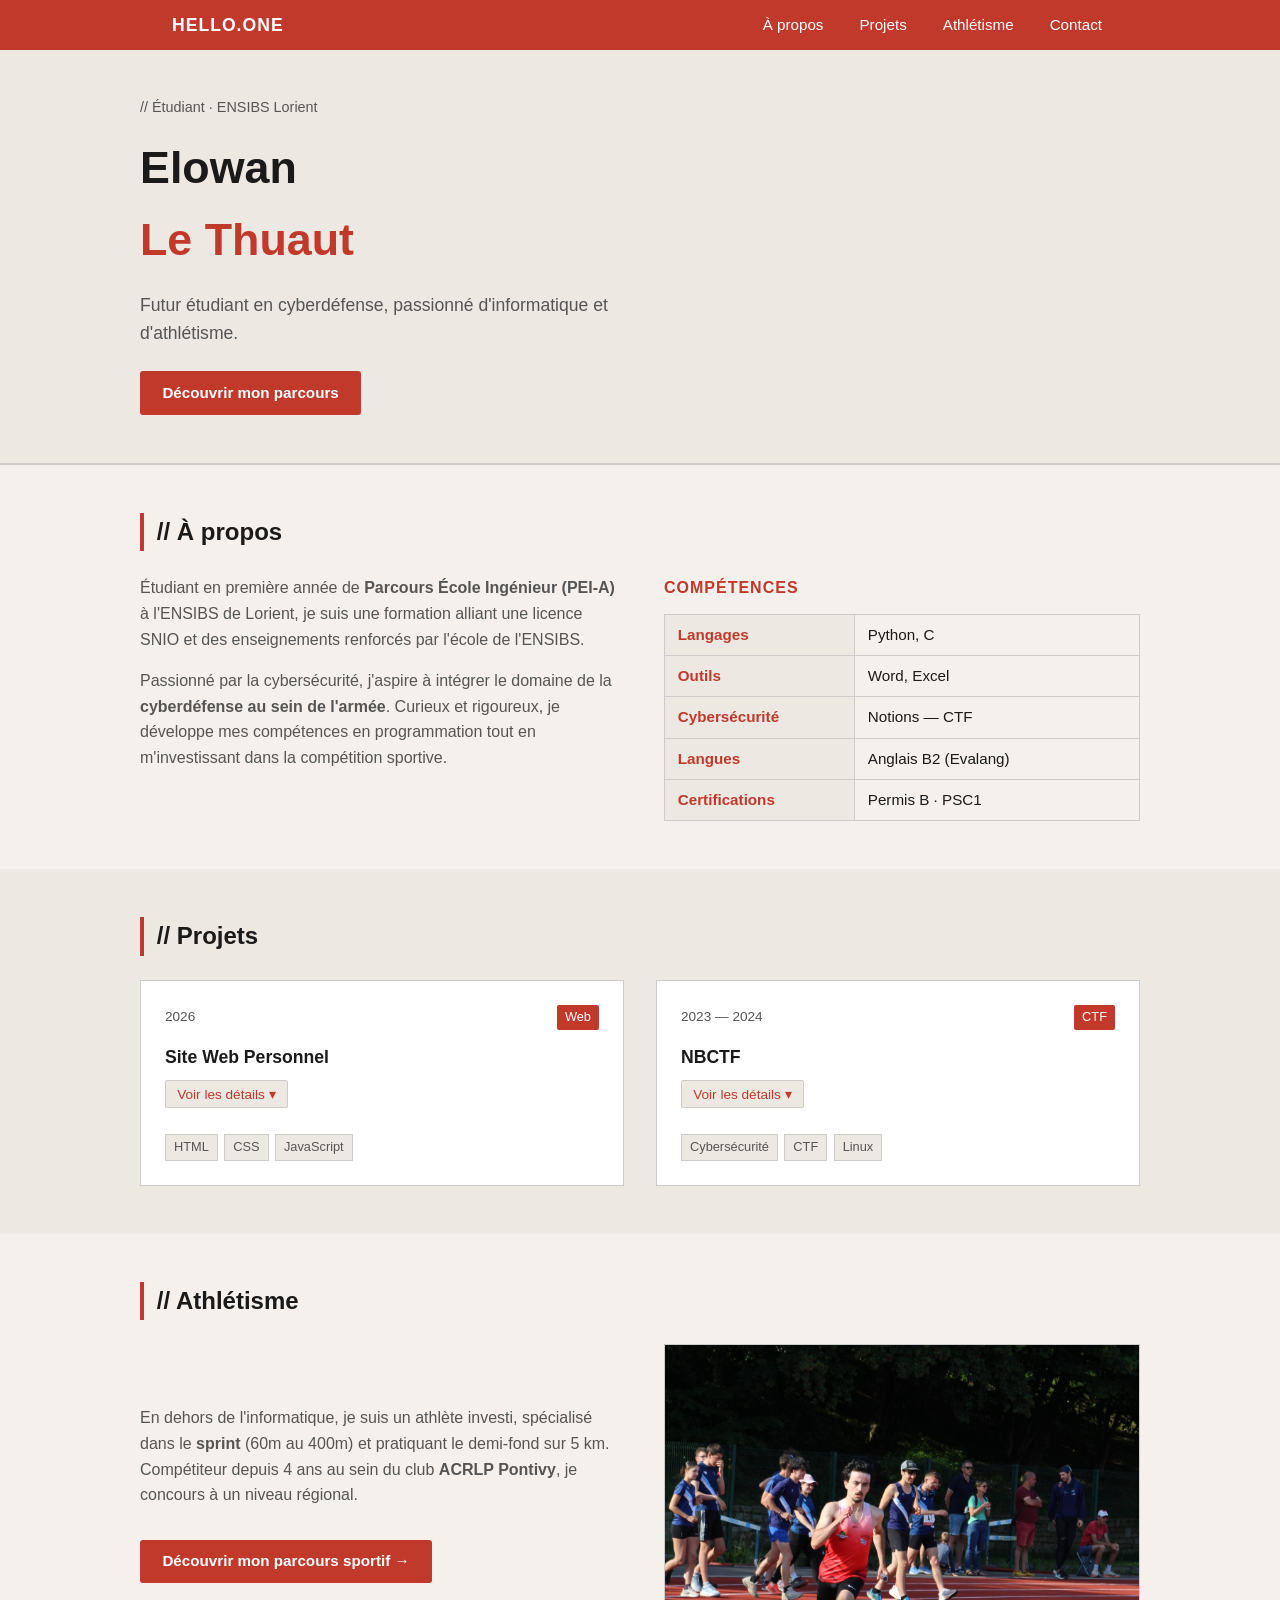
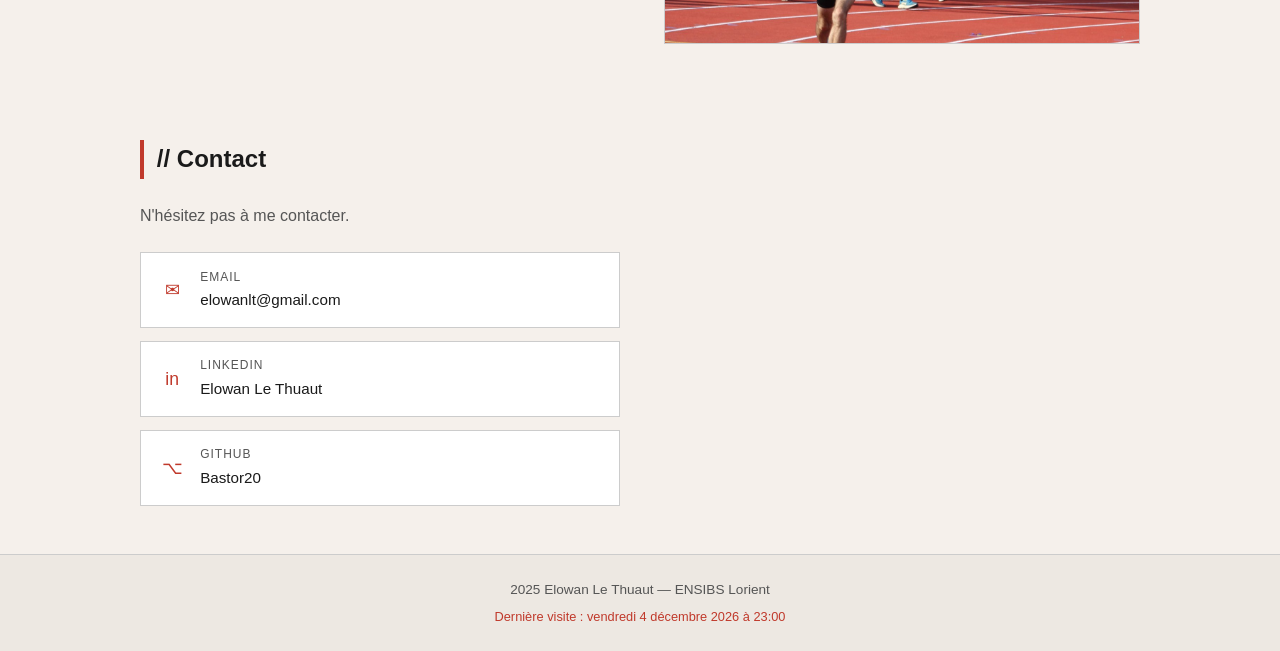
<file: index.html>
<!DOCTYPE html>
<html lang="fr">
<head>
    <meta charset="UTF-8">
    <meta name="viewport" content="width=device-width, initial-scale=1.0">
    <title>Elowan Le Thuaut — Mon Parcours</title>
    <link rel="stylesheet" href="style.css">
</head>
<body>

    <!-- HEADER / NAVIGATION -->
    <header id="header">
        <div class="header-inner">
            <div class="logo">HELLO.ONE</div>
            <nav>
                <ul>
                    <li><a href="#apropos">À propos</a></li>
                    <li><a href="#projets">Projets</a></li>
                    <li><a href="athletisme.html">Athlétisme</a></li>
                    <li><a href="#contact">Contact</a></li>
                </ul>
            </nav>
        </div>
    </header>

    <!-- HERO -->
    <section id="hero">
        <div class="hero-content">
            <p class="hero-tag">// Étudiant · ENSIBS Lorient</p>
            <h1>Elowan<br><span>Le Thuaut</span></h1>
            <p class="hero-desc">Futur étudiant en cyberdéfense, passionné d'informatique et d'athlétisme.</p>
            <a href="#apropos" class="btn-primary">Découvrir mon parcours</a>
        </div>
    </section>

    <!-- SECTION À PROPOS -->
    <section id="apropos" class="section">
        <div class="container">
            <h2 class="section-title"><span>//</span> À propos</h2>
            <div class="apropos-grid">
                <div class="apropos-text">
                    <p>
                        Étudiant en première année de <strong>Parcours École Ingénieur (PEI-A)</strong> à l'ENSIBS de Lorient,
                        je suis une formation alliant une licence SNIO et des enseignements renforcés par l'école de l'ENSIBS.
                    </p>
                    <p>
                        Passionné par la cybersécurité, j'aspire à intégrer le domaine de la
                        <strong>cyberdéfense au sein de l'armée</strong>.
                        Curieux et rigoureux, je développe mes compétences en programmation
                        tout en m'investissant dans la compétition sportive.
                    </p>
                </div>
                <div class="competences">
                    <h3>Compétences</h3>
                    <table class="table-competences">
                        <tbody>
                            <tr>
                                <td class="td-label">Langages</td>
                                <td>Python, C</td>
                            </tr>
                            <tr>
                                <td class="td-label">Outils</td>
                                <td>Word, Excel</td>
                            </tr>
                            <tr>
                                <td class="td-label">Cybersécurité</td>
                                <td>Notions — CTF</td>
                            </tr>
                            <tr>
                                <td class="td-label">Langues</td>
                                <td>Anglais B2 (Evalang)</td>
                            </tr>
                            <tr>
                                <td class="td-label">Certifications</td>
                                <td>Permis B · PSC1</td>
                            </tr>
                        </tbody>
                    </table>
                </div>
            </div>
        </div>
    </section>

    <!-- SECTION PROJETS -->
    <section id="projets" class="section section-alt">
        <div class="container">
            <h2 class="section-title"><span>//</span> Projets</h2>
            <div class="projets-grid">

                <div class="projet-card">
                    <div class="projet-header">
                        <span class="projet-year">2026</span>
                        <span class="projet-tag">Web</span>
                    </div>
                    <h3>Site Web Personnel</h3>
                    <button class="btn-details" onclick="toggleDetails('details-site')">Voir les détails ▾</button>
                    <div class="projet-details" id="details-site">
                        <p>
                            Réalisation d'un site web personnel en HTML, CSS et JavaScript dans le cadre
                            du module Web de la formation PEI-A. Objectif : présenter son parcours de façon interactive.
                        </p>
                    </div>
                    <div class="projet-techs">
                        <span>HTML</span><span>CSS</span><span>JavaScript</span>
                    </div>
                </div>

                <div class="projet-card">
                    <div class="projet-header">
                        <span class="projet-year">2023 — 2024</span>
                        <span class="projet-tag">CTF</span>
                    </div>
                    <h3>NBCTF</h3>
                    <button class="btn-details" onclick="toggleDetails('details-ctf')">Voir les détails ▾</button>
                    <div class="projet-details" id="details-ctf">
                        <p>
                            Participation au NBCTF, une compétition de cybersécurité de type Capture The Flag,
                            en Première et en Terminale. Mise en pratique de notions de sécurité informatique :
                            analyse de vulnérabilités et résolution de challenges techniques.
                        </p>
                    </div>
                    <div class="projet-techs">
                        <span>Cybersécurité</span><span>CTF</span><span>Linux</span>
                    </div>
                </div>

            </div>
        </div>
    </section>

    <!-- SECTION APERÇU ATHLÉTISME -->
    <section id="athletisme-apercu" class="section">
        <div class="container">
            <h2 class="section-title"><span>//</span> Athlétisme</h2>
            <div class="apercu-grid">
                <div class="apropos-text">
                    <p>
                        En dehors de l'informatique, je suis un athlète investi, spécialisé dans le
                        <strong>sprint</strong> (60m au 400m) et pratiquant le demi-fond sur 5 km.
                        Compétiteur depuis 4 ans au sein du club <strong>ACRLP Pontivy</strong>,
                        je concours à un niveau régional.
                    </p>
                    <a href="athletisme.html" class="btn-primary" style="margin-top: 1rem; display: inline-block;">
                        Découvrir mon parcours sportif →
                    </a>
                </div>
                <div class="apercu-img">
                    <img src="IMG_5318.JPG" alt="Elowan Le Thuaut en course sur piste">
                </div>
            </div>
        </div>
    </section>

    <!-- SECTION CONTACT -->
    <section id="contact" class="section">
        <div class="container">
            <h2 class="section-title"><span>//</span> Contact</h2>
            <p class="contact-intro">N'hésitez pas à me contacter.</p>
            <div class="contact-links">
                <a href="mailto:elowanlt@gmail.com" class="contact-card">
                    <span class="contact-icon">✉</span>
                    <div>
                        <p class="contact-label">Email</p>
                        <p class="contact-value">elowanlt@gmail.com</span></p>
                    </div>
                </a>
                <a href="https://www.linkedin.com/in/elowan-le-thuaut-445310371" target="_blank" class="contact-card">
                    <span class="contact-icon">in</span>
                    <div>
                        <p class="contact-label">LinkedIn</p>
                        <p class="contact-value">Elowan Le Thuaut</p>
                    </div>
                </a>
                <a href="https://github.com/Bastor20" target="_blank" class="contact-card">
                    <span class="contact-icon">⌥</span>
                    <div>
                        <p class="contact-label">GitHub</p>
                        <p class="contact-value">Bastor20</p>
                    </div>
                </a>
            </div>
        </div>
    </section>

    <!-- FOOTER -->
    <footer>
        <p>2025 Elowan Le Thuaut — ENSIBS Lorient</p>
        <p class="footer-visite">Dernière visite : <span id="derniere-visite"></span></p>
    </footer>

    <script src="script.js"></script>
</body>
</html>
</file>
<file: style.css>
/* ===========================
   VARIABLES & RESET
=========================== */
:root {
    --bg: #f5f0eb;
    --bg-alt: #ede8e2;
    --bg-card: #ffffff;
    --accent: #c0392b;
    --accent-dark: #962d22;
    --text-main: #1a1a1a;
    --text-muted: #555555;
    --border: #cccccc;
    --font: Arial, sans-serif;
}

* {
    margin: 0;
    padding: 0;
    box-sizing: border-box;
}

html {
    scroll-behavior: smooth;
}

body {
    background-color: var(--bg);
    color: var(--text-main);
    font-family: var(--font);
    font-size: 16px;
    line-height: 1.6;
}

/* ===========================
   HEADER / NAVIGATION
=========================== */
#header {
    position: fixed;
    top: 0;
    width: 100%;
    z-index: 100;
    background-color: var(--accent);
}

.header-inner {
    max-width: 1000px;
    margin: 0 auto;
    padding: 0 2rem;
    height: 50px;
    display: flex;
    align-items: center;
    justify-content: space-between;
}

.logo {
    color: white;
    font-weight: bold;
    font-size: 1.1rem;
    letter-spacing: 1px;
}

nav ul {
    display: flex;
    list-style: none;
    gap: 1.5rem;
}

nav ul li a {
    color: white;
    text-decoration: none;
    font-size: 0.95rem;
    padding: 4px 6px;
}

nav ul li a:hover {
    text-decoration: underline;
}

.nav-active {
    font-weight: bold;
    text-decoration: underline;
}

/* ===========================
   HERO
=========================== */
#hero {
    padding: 6rem 2rem 3rem 2rem;
    background-color: var(--bg-alt);
    border-bottom: 2px solid var(--border);
}

#hero-athle {
    padding: 5rem 2rem 3rem 2rem;
    background-color: var(--bg-alt);
    border-bottom: 2px solid var(--border);
}

.hero-content {
    max-width: 1000px;
    margin: 0 auto;
}

.hero-tag {
    font-size: 0.9rem;
    color: var(--text-muted);
    margin-bottom: 0.8rem;
}

#hero h1 {
    font-size: 2.8rem;
    font-weight: bold;
    margin-bottom: 1rem;
    color: var(--text-main);
}

#hero h1 span {
    color: var(--accent);
}

#hero-athle h1 {
    font-size: 2.4rem;
    font-weight: bold;
    margin-bottom: 1rem;
    color: var(--text-main);
}

#hero-athle h1 span {
    color: var(--accent);
}

.hero-desc {
    font-size: 1.1rem;
    color: var(--text-muted);
    max-width: 550px;
    margin-bottom: 1.5rem;
}

/* ===========================
   BOUTON PRINCIPAL
=========================== */
.btn-primary {
    display: inline-block;
    padding: 0.6rem 1.4rem;
    background-color: var(--accent);
    color: white;
    text-decoration: none;
    font-size: 0.95rem;
    font-weight: bold;
    border: none;
    cursor: pointer;
    border-radius: 3px;
}

.btn-primary:hover {
    background-color: var(--accent-dark);
}

/* ===========================
   BOUTON RETOUR
=========================== */
.btn-retour {
    display: inline-block;
    font-size: 0.9rem;
    color: var(--text-muted);
    text-decoration: none;
    margin-bottom: 1.2rem;
}

.btn-retour:hover {
    color: var(--accent);
    text-decoration: underline;
}

/* ===========================
   SECTIONS GÉNÉRALES
=========================== */
.section {
    padding: 3rem 2rem;
}

.section-alt {
    background-color: var(--bg-alt);
}

.container {
    max-width: 1000px;
    margin: 0 auto;
}

.section-title {
    font-size: 1.5rem;
    font-weight: bold;
    margin-bottom: 1.5rem;
    color: var(--text-main);
    border-left: 4px solid var(--accent);
    padding-left: 0.8rem;
}

/* ===========================
   À PROPOS
=========================== */
.apropos-grid {
    display: flex;
    gap: 3rem;
    align-items: start;
}

.apropos-text {
    flex: 1;
}

.apropos-text p {
    margin-bottom: 1rem;
    color: var(--text-muted);
}

.competences {
    flex: 1;
}

.competences h3 {
    font-size: 1rem;
    font-weight: bold;
    margin-bottom: 0.8rem;
    color: var(--accent);
    text-transform: uppercase;
    letter-spacing: 1px;
}

/* ===========================
   TABLEAUX
=========================== */
.table-competences,
.table-records {
    width: 100%;
    border-collapse: collapse;
}

.table-competences td,
.table-records th,
.table-records td {
    padding: 0.5rem 0.8rem;
    border: 1px solid var(--border);
    font-size: 0.95rem;
}

.table-competences .td-label {
    font-weight: bold;
    color: var(--accent);
    background-color: var(--bg-alt);
    width: 40%;
}

.table-records th {
    background-color: var(--accent);
    color: white;
    font-weight: bold;
    text-align: left;
}

.table-records tr:nth-child(even) td {
    background-color: var(--bg-alt);
}

/* ===========================
   PROJETS
=========================== */
.projets-grid {
    display: flex;
    gap: 2rem;
}

.projet-card {
    flex: 1;
    background-color: var(--bg-card);
    border: 1px solid var(--border);
    padding: 1.5rem;
}

.projet-header {
    display: flex;
    justify-content: space-between;
    align-items: center;
    margin-bottom: 0.8rem;
}

.projet-year {
    font-size: 0.85rem;
    color: var(--text-muted);
}

.projet-tag {
    font-size: 0.8rem;
    color: white;
    background-color: var(--accent);
    padding: 0.15rem 0.5rem;
    border-radius: 2px;
}

.projet-card h3 {
    font-size: 1.1rem;
    margin-bottom: 0.6rem;
}

.projet-card p {
    font-size: 0.95rem;
    color: var(--text-muted);
    margin-bottom: 1rem;
}

.projet-techs {
    display: flex;
    flex-wrap: wrap;
    gap: 0.4rem;
    margin-top: 0.8rem;
}

.projet-techs span {
    font-size: 0.8rem;
    color: var(--text-muted);
    border: 1px solid var(--border);
    padding: 0.15rem 0.5rem;
    background-color: var(--bg-alt);
}

/* ===========================
   BOUTON DÉTAILS PROJETS
=========================== */
.btn-details {
    background-color: var(--bg-alt);
    border: 1px solid var(--border);
    color: var(--accent);
    font-size: 0.85rem;
    padding: 0.3rem 0.7rem;
    cursor: pointer;
    margin-bottom: 0.8rem;
    border-radius: 2px;
}

.btn-details:hover {
    background-color: var(--accent);
    color: white;
    border-color: var(--accent);
}

.projet-details {
    display: none;
    margin-bottom: 0.5rem;
}

.projet-details.visible {
    display: block;
}

/* ===========================
   APERÇU ATHLÉTISME (index)
=========================== */
.apercu-grid {
    display: flex;
    gap: 3rem;
    align-items: center;
}

.apercu-grid .apropos-text {
    flex: 1;
}

.apercu-img {
    flex: 1;
}

.apercu-img img {
    width: 100%;
    height: 300px;
    object-fit: cover;
    object-position: top;
    border: 1px solid var(--border);
    display: block;
}

/* ===========================
   CONTACT
=========================== */
.contact-intro {
    color: var(--text-muted);
    margin-bottom: 1.5rem;
}

.contact-links {
    display: flex;
    flex-direction: column;
    gap: 0.8rem;
    max-width: 480px;
}

.contact-card {
    display: flex;
    align-items: center;
    gap: 1rem;
    padding: 0.9rem 1.2rem;
    background-color: var(--bg-card);
    border: 1px solid var(--border);
    text-decoration: none;
    color: var(--text-main);
}

.contact-card:hover {
    border-color: var(--accent);
    color: var(--accent);
}

.contact-icon {
    font-size: 1.1rem;
    color: var(--accent);
    width: 1.5rem;
    text-align: center;
}

.contact-label {
    font-size: 0.75rem;
    color: var(--text-muted);
    text-transform: uppercase;
    letter-spacing: 1px;
    margin-bottom: 0.1rem;
}

.contact-value {
    font-size: 0.95rem;
}

/* ===========================
   PHOTOS
=========================== */
.photos-grid {
    display: grid;
    grid-template-columns: repeat(2, 1fr);
    gap: 1.5rem;
    margin-top: 1rem;
}

.photo-item {
    display: flex;
    flex-direction: column;
}

.photos-grid img {
    width: 100%;
    height: 250px;
    object-fit: cover;
    border: 1px solid var(--border);
    display: block;
    cursor: pointer;
}

.photos-grid img:hover {
    border-color: var(--accent);
}

.photo-legende {
    font-size: 0.85rem;
    color: var(--text-muted);
    text-align: center;
    padding: 0.4rem 0;
    border-bottom: 1px solid var(--border);
}

/* ===========================
   RECORDS CACHÉS
=========================== */
.records-hidden {
    display: none;
}

.records-hidden.visible {
    display: block;
}

/* ===========================
   LIGHTBOX
=========================== */
#lightbox {
    display: none;
    position: fixed;
    top: 0;
    left: 0;
    width: 100%;
    height: 100%;
    background-color: rgba(0, 0, 0, 0.88);
    z-index: 999;
    justify-content: center;
    align-items: center;
    cursor: pointer;
}

#lightbox.active {
    display: flex;
}

#lightbox img {
    max-width: 90%;
    max-height: 90vh;
    object-fit: contain;
    border: 2px solid white;
    cursor: default;
}

#lightbox-fermer {
    position: absolute;
    top: 1.2rem;
    right: 1.8rem;
    font-size: 2rem;
    color: white;
    cursor: pointer;
}

#lightbox-fermer:hover {
    color: var(--accent);
}

/* ===========================
   FOOTER
=========================== */
footer {
    text-align: center;
    padding: 1.5rem;
    font-size: 0.85rem;
    color: var(--text-muted);
    border-top: 1px solid var(--border);
    background-color: var(--bg-alt);
}

.footer-visite {
    margin-top: 0.4rem;
    font-size: 0.8rem;
    color: var(--accent);
}

/* ===========================
   ANIMATIONS AU SCROLL
=========================== */
.fade-in {
    opacity: 0;
    transform: translateY(16px);
    transition: opacity 0.5s ease, transform 0.5s ease;
}

.fade-in.visible {
    opacity: 1;
    transform: translateY(0);
}
</file>
